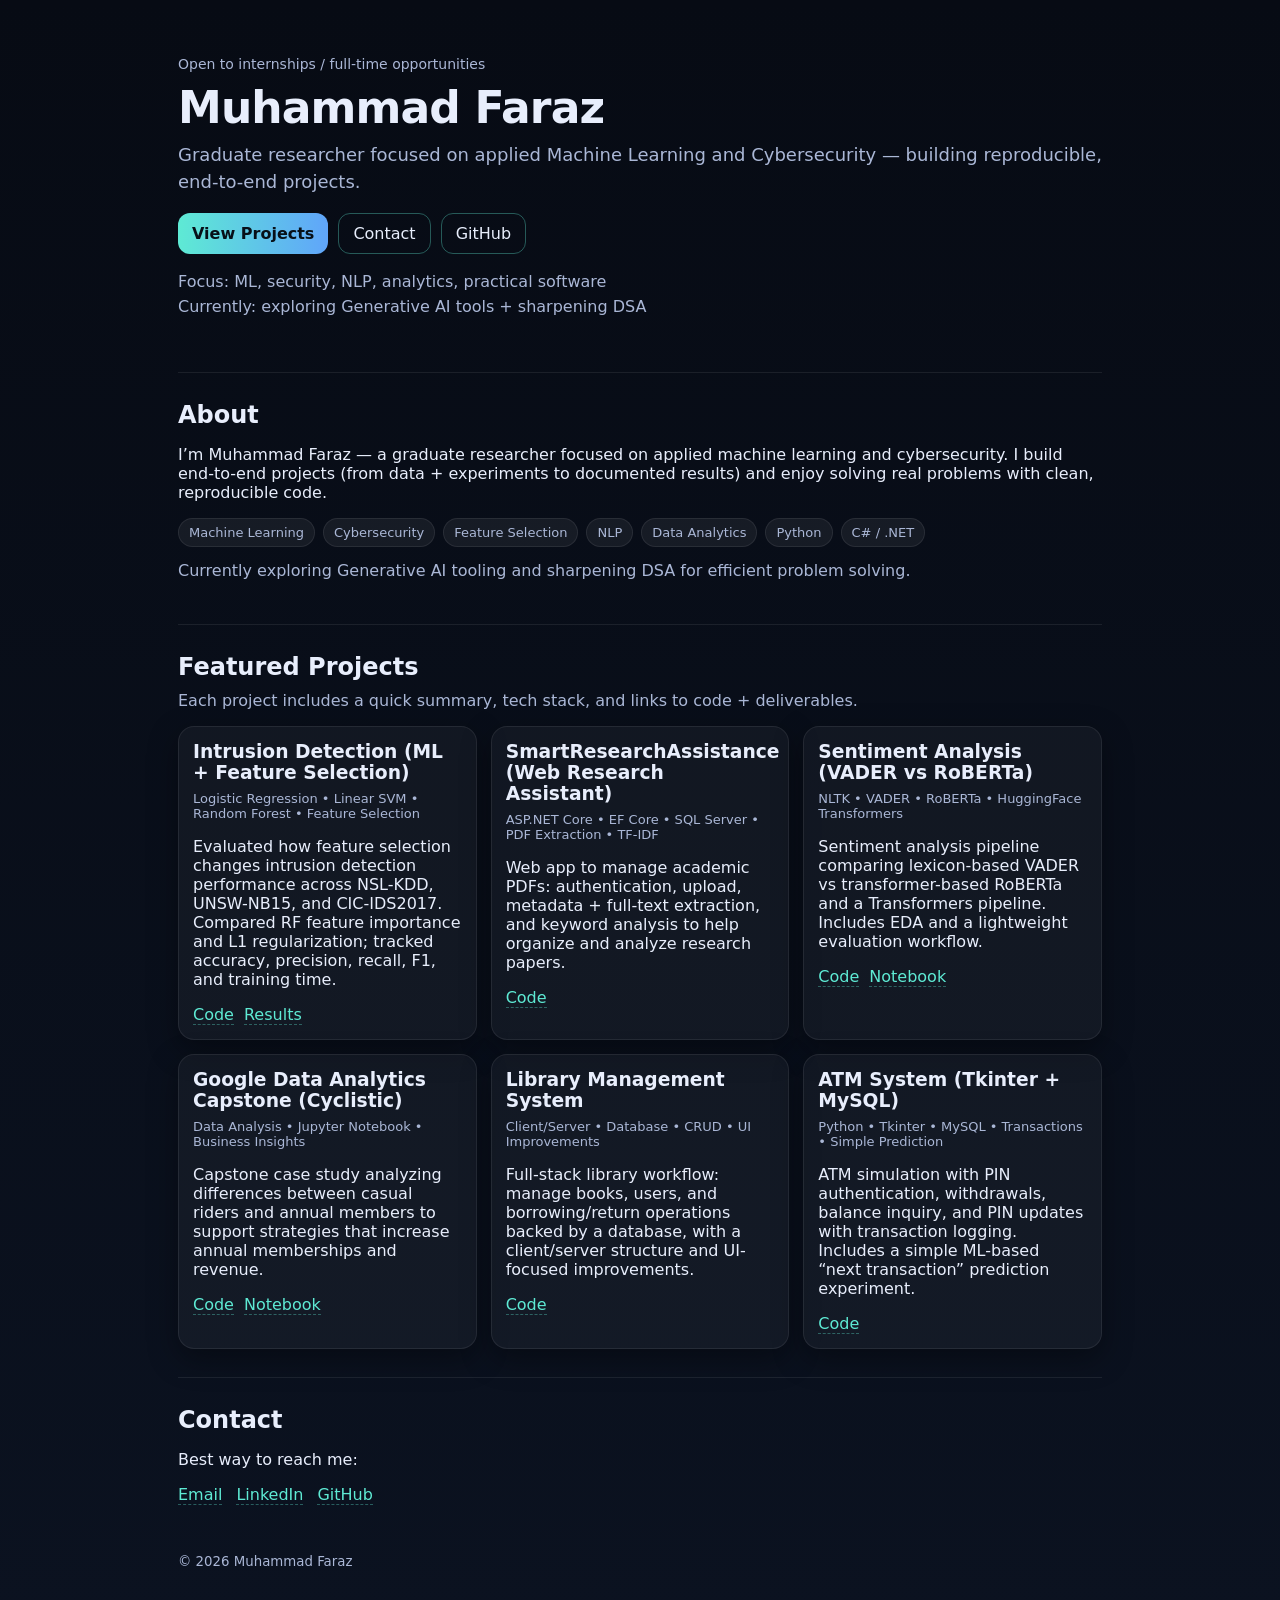
<file: index.html>
<!doctype html>
<html lang="en">
<head>
  <meta charset="utf-8" />
  <meta name="viewport" content="width=device-width, initial-scale=1" />
  <title>Muhammad Faraz — Portfolio</title>
  
  <link rel="stylesheet" href="assets/style.css?v=2">
  <script src="assets/script.js?v=2" defer></script>

  <meta name="description" content="Muhammad Faraz — portfolio: machine learning, cybersecurity, NLP, and software projects." />

  <style>
    :root{
      --bg:#0b1220;
      --card:#121b2f;
      --text:#e8eefc;
      --muted:#aab7d6;
      --accent:#5eead4;
      --accent2:#60a5fa;
      --border: rgba(255,255,255,.08);
      --shadow: 0 10px 30px rgba(0,0,0,.35);
    }

    *{box-sizing:border-box}
    html,body{
      margin:0;padding:0;
      font-family:system-ui,-apple-system,Segoe UI,Roboto,Ubuntu,Cantarell,Arial,sans-serif;
      background:linear-gradient(180deg,#070b14, var(--bg));
      color:var(--text)
    }
    a{color:inherit}
    .container{max-width:980px;margin:0 auto;padding:28px}

    /* Hero */
    .hero{padding-top:56px;padding-bottom:22px}
    .eyebrow{color:var(--muted);margin:0 0 10px;font-size:14px}
    h1{font-size:44px;letter-spacing:-.02em;margin:0 0 8px}
    .subtitle{color:var(--muted);font-size:18px;line-height:1.5;margin:0 0 18px}

    .cta{display:flex;gap:10px;flex-wrap:wrap;margin:18px 0}
    .btn{
      display:inline-flex;align-items:center;justify-content:center;
      padding:10px 14px;border-radius:12px;border:1px solid var(--border);
      text-decoration:none;background:transparent
    }
    .btn.primary{
      background:linear-gradient(90deg,var(--accent),var(--accent2));
      color:#071018;border:none;font-weight:700
    }
    .btn.ghost{border-color:rgba(94,234,212,.35)}

    .quickfacts{list-style:none;padding:0;margin:18px 0 0;color:var(--muted)}
    .quickfacts li{margin:6px 0}

    /* Sections */
    .section{padding:28px 0;border-top:1px solid var(--border)}
    .section h2{margin:0 0 10px;font-size:24px}
    .hint{color:var(--muted);margin-top:0}
    .note{color:var(--muted);margin-top:14px}

    /* Chips */
    .chips{display:flex;gap:8px;flex-wrap:wrap;margin-top:14px}
    .chips span{
      padding:6px 10px;border-radius:999px;
      background:rgba(255,255,255,.06);
      border:1px solid var(--border);
      color:var(--muted);font-size:13px
    }

    /* Cards grid */
    .grid{display:grid;grid-template-columns:repeat(3,minmax(0,1fr));gap:14px}
    .card{
      background:rgba(255,255,255,.04);
      border:1px solid var(--border);
      border-radius:16px;padding:14px;
      box-shadow:var(--shadow)
    }
    .card h3{margin:0 0 8px}
    .meta{color:var(--muted);margin:0 0 8px;font-size:13px}
    .links{display:flex;gap:10px;margin-top:10px;flex-wrap:wrap}
    .links a{
      color:var(--accent);
      text-decoration:none;
      border-bottom:1px dashed rgba(94,234,212,.35)
    }

    /* Contact */
    .contact{display:flex;gap:14px;flex-wrap:wrap;margin-top:10px}
    .contact a{
      color:var(--accent);
      text-decoration:none;
      border-bottom:1px dashed rgba(94,234,212,.35)
    }

    /* Footer */
    .footer{padding:18px 0;color:var(--muted)}

    @media (max-width:900px){
      .grid{grid-template-columns:1fr}
      h1{font-size:36px}
    }
  </style>
</head>

<body>
  <header class="container hero">
    <p class="eyebrow">Open to internships / full-time opportunities</p>
    <h1>Muhammad Faraz</h1>
    <p class="subtitle">
      Graduate researcher focused on applied Machine Learning and Cybersecurity — building reproducible, end-to-end projects.
    </p>

    <div class="cta">
      <a class="btn primary" href="#projects">View Projects</a>
      <a class="btn ghost" href="#contact">Contact</a>
      <a class="btn ghost" href="https://github.com/MFARAZ24" target="_blank" rel="noopener">GitHub</a>
    </div>

    <ul class="quickfacts">
      <li>Focus: ML, security, NLP, analytics, practical software</li>
      <li>Currently: exploring Generative AI tools + sharpening DSA</li>
    </ul>
  </header>

  <main class="container">
    <section id="about" class="section">
      <h2>About</h2>
      <p>
        I’m Muhammad Faraz — a graduate researcher focused on applied machine learning and cybersecurity.
        I build end-to-end projects (from data + experiments to documented results) and enjoy solving real problems with clean, reproducible code.
      </p>

      <div class="chips">
        <span>Machine Learning</span>
        <span>Cybersecurity</span>
        <span>Feature Selection</span>
        <span>NLP</span>
        <span>Data Analytics</span>
        <span>Python</span>
        <span>C# / .NET</span>
      </div>

      <p class="note">
        Currently exploring Generative AI tooling and sharpening DSA for efficient problem solving.
      </p>
    </section>

    <section id="projects" class="section">
      <h2>Featured Projects</h2>
      <p class="hint">
        Each project includes a quick summary, tech stack, and links to code + deliverables.
      </p>

      <div class="grid">
        <article class="card">
          <h3>Intrusion Detection (ML + Feature Selection)</h3>
          <p class="meta">Logistic Regression • Linear SVM • Random Forest • Feature Selection</p>
          <p>
            Evaluated how feature selection changes intrusion detection performance across NSL-KDD, UNSW-NB15, and CIC-IDS2017.
            Compared RF feature importance and L1 regularization; tracked accuracy, precision, recall, F1, and training time.
          </p>
          <div class="links">
            <a href="https://github.com/MFARAZ24/Intrusion_Detection_Feature_Selection" target="_blank" rel="noopener">Code</a>
            <a href="https://github.com/MFARAZ24/Intrusion_Detection_Feature_Selection/tree/main/results/figures" target="_blank" rel="noopener">Results</a>
          </div>
        </article>

        <article class="card">
          <h3>SmartResearchAssistance (Web Research Assistant)</h3>
          <p class="meta">ASP.NET Core • EF Core • SQL Server • PDF Extraction • TF‑IDF</p>
          <p>
            Web app to manage academic PDFs: authentication, upload, metadata + full-text extraction, and keyword analysis
            to help organize and analyze research papers.
          </p>
          <div class="links">
            <a href="https://github.com/MFARAZ24/SmartResearchAssistants" target="_blank" rel="noopener">Code</a>
          </div>
        </article>

        <article class="card">
          <h3>Sentiment Analysis (VADER vs RoBERTa)</h3>
          <p class="meta">NLTK • VADER • RoBERTa • HuggingFace Transformers</p>
          <p>
            Sentiment analysis pipeline comparing lexicon-based VADER vs transformer-based RoBERTa and a Transformers pipeline.
            Includes EDA and a lightweight evaluation workflow.
          </p>
          <div class="links">
            <a href="https://github.com/MFARAZ24/Sentiment_Analysis" target="_blank" rel="noopener">Code</a>
            <a href="https://github.com/MFARAZ24/Sentiment_Analysis/blob/main/Sentiment%20Analysis.ipynb" target="_blank" rel="noopener">Notebook</a>
          </div>
        </article>

        <article class="card">
          <h3>Google Data Analytics Capstone (Cyclistic)</h3>
          <p class="meta">Data Analysis • Jupyter Notebook • Business Insights</p>
          <p>
            Capstone case study analyzing differences between casual riders and annual members to support strategies
            that increase annual memberships and revenue.
          </p>
          <div class="links">
            <a href="https://github.com/MFARAZ24/Google-Data-Analytics-Capstone-Project" target="_blank" rel="noopener">Code</a>
            <a href="https://github.com/MFARAZ24/Google-Data-Analytics-Capstone-Project/blob/master/my-cyclistic-project.ipynb" target="_blank" rel="noopener">Notebook</a>
          </div>
        </article>

        <article class="card">
          <h3>Library Management System</h3>
          <p class="meta">Client/Server • Database • CRUD • UI Improvements</p>
          <p>
            Full-stack library workflow: manage books, users, and borrowing/return operations backed by a database,
            with a client/server structure and UI-focused improvements.
          </p>
          <div class="links">
            <a href="https://github.com/MFARAZ24/Library-Management-System" target="_blank" rel="noopener">Code</a>
          </div>
        </article>

        <article class="card">
          <h3>ATM System (Tkinter + MySQL)</h3>
          <p class="meta">Python • Tkinter • MySQL • Transactions • Simple Prediction</p>
          <p>
            ATM simulation with PIN authentication, withdrawals, balance inquiry, and PIN updates with transaction logging.
            Includes a simple ML-based “next transaction” prediction experiment.
          </p>
          <div class="links">
            <a href="https://github.com/MFARAZ24/Atm-Code" target="_blank" rel="noopener">Code</a>
          </div>
        </article>
      </div>
    </section>

    <section id="contact" class="section">
      <h2>Contact</h2>
      <p>Best way to reach me:</p>
      <div class="contact">
        <a href="mailto:farazshoaib23@gmail.com">Email</a>
        <!-- Replace with your real LinkedIn URL -->
        <a href="https://www.linkedin.com/" target="_blank" rel="noopener">LinkedIn</a>
        <a href="https://github.com/MFARAZ24" target="_blank" rel="noopener">GitHub</a>
      </div>
    </section>

    <footer class="footer">
      <small>© <span id="year"></span> Muhammad Faraz</small>
    </footer>
  </main>

  <script>
    // Set current year in footer
    const yearEl = document.getElementById("year");
    if (yearEl) yearEl.textContent = new Date().getFullYear();
  </script>
</body>
</html>
</file>
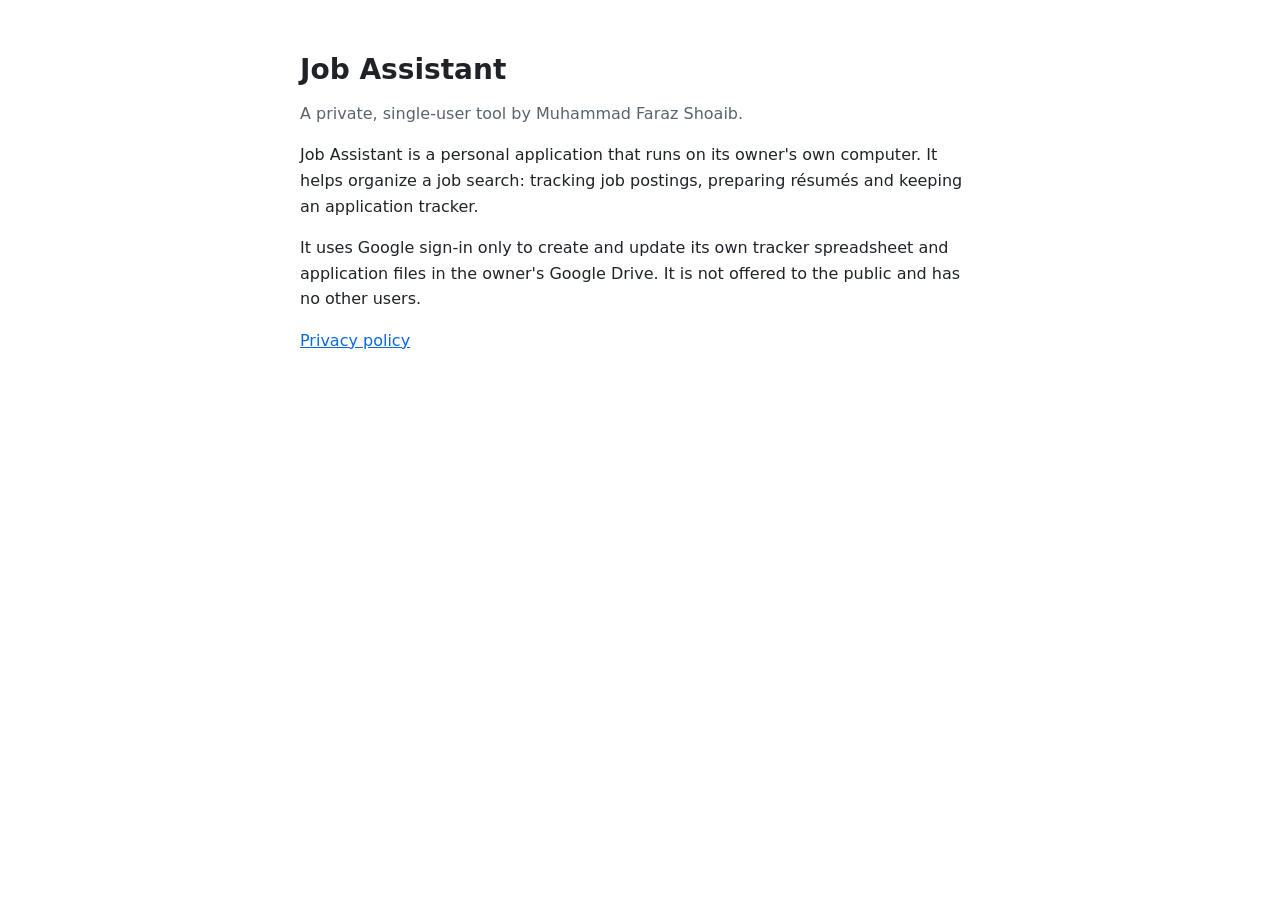
<file: job-assistant/index.html>
<!doctype html>
<html lang="en">
<head>
<meta charset="utf-8">
<meta name="viewport" content="width=device-width, initial-scale=1">
<title>Job Assistant</title>
<style>
  :root { --bg:#ffffff; --fg:#1f2328; --muted:#59636e; --link:#0969da; }
  @media (prefers-color-scheme: dark) { :root { --bg:#0d1117; --fg:#e6edf3; --muted:#9198a1; --link:#4493f8; } }
  body { margin:0; background:var(--bg); color:var(--fg); font:16px/1.6 system-ui, -apple-system, "Segoe UI", sans-serif; }
  main { max-width:680px; margin:0 auto; padding:48px 16px; }
  h1 { font-size:28px; margin:0 0 8px; }
  p { margin:0 0 16px; }
  .muted { color:var(--muted); }
  a { color:var(--link); }
</style>
</head>
<body>
<main>
  <h1>Job Assistant</h1>
  <p class="muted">A private, single-user tool by Muhammad Faraz Shoaib.</p>
  <p>Job Assistant is a personal application that runs on its owner's own computer. It helps organize a job search: tracking job postings, preparing résumés and keeping an application tracker.</p>
  <p>It uses Google sign-in only to create and update its own tracker spreadsheet and application files in the owner's Google Drive. It is not offered to the public and has no other users.</p>
  <p><a href="privacy.html">Privacy policy</a></p>
</main>
</body>
</html>
</file>
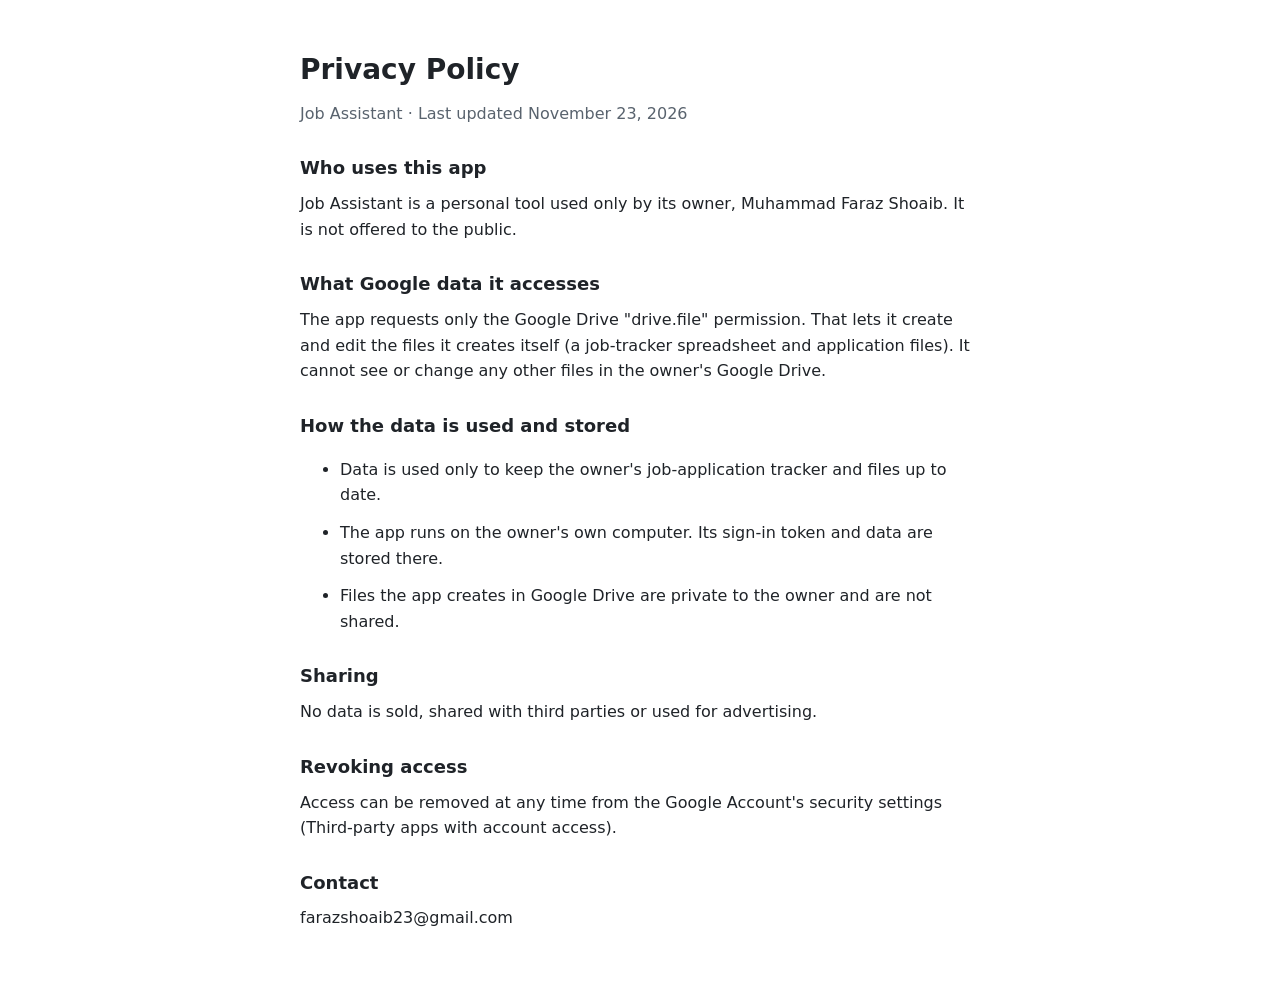
<file: job-assistant/privacy.html>
<!doctype html>
<html lang="en">
<head>
<meta charset="utf-8">
<meta name="viewport" content="width=device-width, initial-scale=1">
<title>Privacy Policy</title>
<style>
  :root { --bg:#ffffff; --fg:#1f2328; --muted:#59636e; --link:#0969da; }
  @media (prefers-color-scheme: dark) { :root { --bg:#0d1117; --fg:#e6edf3; --muted:#9198a1; --link:#4493f8; } }
  body { margin:0; background:var(--bg); color:var(--fg); font:16px/1.6 system-ui, -apple-system, "Segoe UI", sans-serif; }
  main { max-width:680px; margin:0 auto; padding:48px 16px; }
  h1 { font-size:28px; margin:0 0 8px; }
  h2 { font-size:18px; margin:28px 0 8px; }
  p, li { margin:0 0 12px; }
  .muted { color:var(--muted); }
  a { color:var(--link); }
</style>
</head>
<body>
<main>
  <h1>Privacy Policy</h1>
  <p class="muted">Job Assistant · Last updated November 23, 2026</p>

  <h2>Who uses this app</h2>
  <p>Job Assistant is a personal tool used only by its owner, Muhammad Faraz Shoaib. It is not offered to the public.</p>

  <h2>What Google data it accesses</h2>
  <p>The app requests only the Google Drive "drive.file" permission. That lets it create and edit the files it creates itself (a job-tracker spreadsheet and application files). It cannot see or change any other files in the owner's Google Drive.</p>

  <h2>How the data is used and stored</h2>
  <ul>
    <li>Data is used only to keep the owner's job-application tracker and files up to date.</li>
    <li>The app runs on the owner's own computer. Its sign-in token and data are stored there.</li>
    <li>Files the app creates in Google Drive are private to the owner and are not shared.</li>
  </ul>

  <h2>Sharing</h2>
  <p>No data is sold, shared with third parties or used for advertising.</p>

  <h2>Revoking access</h2>
  <p>Access can be removed at any time from the Google Account's security settings (Third-party apps with account access).</p>

  <h2>Contact</h2>
  <p>farazshoaib23@gmail.com</p>
</main>
</body>
</html>
</file>
<file: assets/style.css>
:root{
  --bg:#0b1220;
  --card:#121b2f;
  --text:#e8eefc;
  --muted:#aab7d6;
  --accent:#5eead4;
  --accent2:#60a5fa;
  --border: rgba(255,255,255,.08);
  --shadow: 0 10px 30px rgba(0,0,0,.35);
}

*{box-sizing:border-box}
html,body{margin:0;padding:0;font-family:system-ui,-apple-system,Segoe UI,Roboto,Ubuntu,Cantarell,Arial,sans-serif;background:linear-gradient(180deg,#070b14, var(--bg));color:var(--text)}
a{color:inherit}
.container{max-width:980px;margin:0 auto;padding:28px}

.hero{padding-top:56px;padding-bottom:18px}
.eyebrow{color:var(--muted);margin:0 0 10px;font-size:14px}
h1{font-size:44px;letter-spacing:-.02em;margin:0 0 8px}
.subtitle{color:var(--muted);font-size:18px;line-height:1.5;margin:0 0 18px}

.section{padding:28px 0;border-top:1px solid var(--border)}
.section h2{margin:0 0 10px;font-size:24px}
.hint{color:var(--muted);margin-top:0}

.cta{display:flex;gap:10px;flex-wrap:wrap;margin:18px 0}
.btn{display:inline-flex;align-items:center;justify-content:center;padding:10px 14px;border-radius:12px;border:1px solid var(--border);text-decoration:none;background:transparent}
.btn.primary{background:linear-gradient(90deg,var(--accent),var(--accent2));color:#071018;border:none;font-weight:700}
.btn.ghost{border-color:rgba(94,234,212,.35)}

.quickfacts{list-style:none;padding:0;margin:18px 0 0;color:var(--muted)}
.quickfacts li{margin:6px 0}

.chips{display:flex;gap:8px;flex-wrap:wrap;margin-top:14px}
.chips span{padding:6px 10px;border-radius:999px;background:rgba(255,255,255,.06);border:1px solid var(--border);color:var(--muted);font-size:13px}

.grid{display:grid;grid-template-columns:repeat(3,minmax(0,1fr));gap:14px}
.card{background:rgba(255,255,255,.04);border:1px solid var(--border);border-radius:16px;padding:14px;box-shadow:var(--shadow)}
.card h3{margin:0 0 8px}
.meta{color:var(--muted);margin:0 0 8px;font-size:13px}
.links{display:flex;gap:10px;margin-top:10px}
.links a{color:var(--accent);text-decoration:none;border-bottom:1px dashed rgba(94,234,212,.35)}

.two-col{display:grid;grid-template-columns:1fr 1fr;gap:18px}
ul{margin:10px 0 0;padding-left:18px;color:var(--muted)}
.footer{padding:18px 0;color:var(--muted)}

@media (max-width:900px){
  .grid{grid-template-columns:1fr}
  h1{font-size:36px}
  .two-col{grid-template-columns:1fr}
}
</file>
